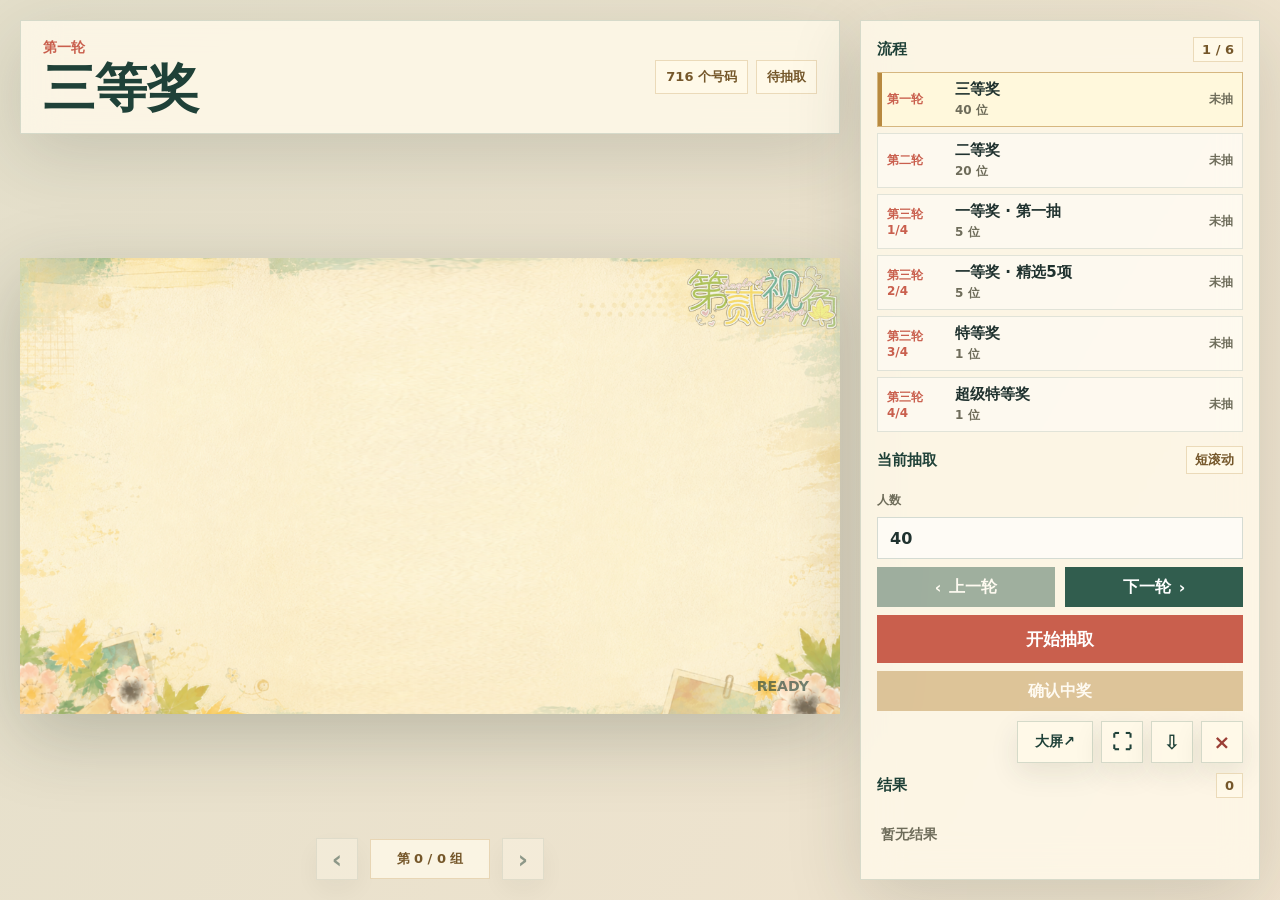
<file: index.html>
<!doctype html>
<html lang="zh-CN">
  <head>
    <meta charset="UTF-8" />
    <meta name="viewport" content="width=device-width, initial-scale=1.0" />
    <title>笃实抽奖控制台</title>
    <link rel="stylesheet" href="./styles.css" />
    <script defer src="./app.js"></script>
  </head>
  <body data-mode="control">
    <div class="app-shell">
      <main class="stage-area">
        <header class="topbar">
          <div>
            <p class="eyebrow" id="roundEyebrow">第一轮</p>
            <h1 id="stageTitle">三等奖</h1>
          </div>
          <div class="stage-meta">
            <span id="poolCount">716 个号码</span>
            <span id="drawSummary">待抽取</span>
          </div>
        </header>

        <section class="stage-frame" aria-label="抽奖舞台">
          <div class="lottery-stage" id="lotteryStage">
            <img class="stage-bg" src="./抽奖素材-1/底图.png" alt="" />
            <div class="ambient-wash"></div>
            <div class="asset-layer" id="assetLayer" aria-live="polite"></div>
            <div class="stage-state" id="stageState">READY</div>
          </div>
        </section>

        <nav class="stage-controls" aria-label="展示分组">
          <button class="icon-button" id="prevGroup" type="button" title="上一组" aria-label="上一组">
            ‹
          </button>
          <div class="group-readout" id="groupReadout">第 0 / 0 组</div>
          <button class="icon-button" id="nextGroup" type="button" title="下一组" aria-label="下一组">
            ›
          </button>
        </nav>
      </main>

      <aside class="control-panel" aria-label="抽奖控制">
        <section class="panel-section">
          <div class="section-heading">
            <span>流程</span>
            <span id="stepProgress">1 / 6</span>
          </div>
          <div class="step-list" id="stepList"></div>
        </section>

        <section class="panel-section operator-panel">
          <div class="section-heading">
            <span>当前抽取</span>
            <span id="currentMode">普通</span>
          </div>

          <label class="field-label" for="drawCount">人数</label>
          <input id="drawCount" class="number-input" type="number" min="1" max="716" />

          <div class="action-grid">
            <button class="soft-button" id="prevStep" type="button" title="上一轮">
              <span aria-hidden="true">‹</span>
              上一轮
            </button>
            <button class="soft-button" id="nextStep" type="button" title="下一轮">
              下一轮
              <span aria-hidden="true">›</span>
            </button>
          </div>

          <button class="primary-button" id="drawButton" type="button">开始抽取</button>
          <button class="confirm-button" id="confirmButton" type="button" disabled>确认中奖</button>

          <div class="utility-row">
            <button class="utility-button screen-launch" id="screenButton" type="button" title="打开大屏">
              大屏↗
            </button>
            <button class="utility-button" id="fullscreenButton" type="button" title="全屏">
              ⛶
            </button>
            <button class="utility-button" id="exportButton" type="button" title="导出">
              ⇩
            </button>
            <button class="utility-button danger" id="resetButton" type="button" title="清空">
              ×
            </button>
          </div>
        </section>

        <section class="panel-section results-panel">
          <div class="section-heading">
            <span>结果</span>
            <span id="resultCount">0</span>
          </div>
          <div class="result-list" id="resultList"></div>
        </section>
      </aside>
    </div>
  </body>
</html>
</file>
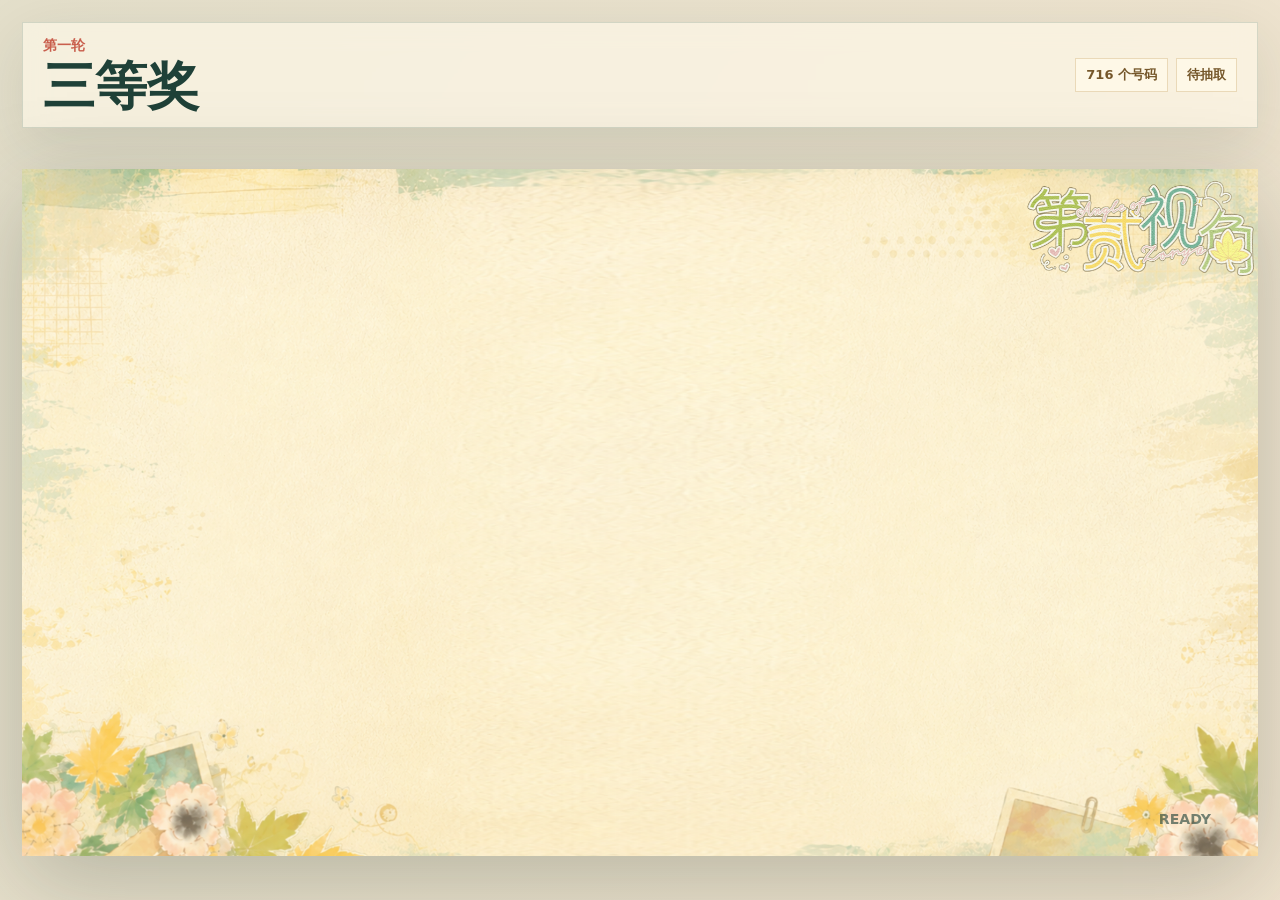
<file: screen.html>
<!doctype html>
<html lang="zh-CN">
  <head>
    <meta charset="UTF-8" />
    <meta name="viewport" content="width=device-width, initial-scale=1.0" />
    <title>笃实抽奖大屏</title>
    <link rel="stylesheet" href="./styles.css" />
    <script defer src="./app.js"></script>
  </head>
  <body data-mode="screen">
    <main class="screen-shell" aria-label="观众大屏">
      <div class="screen-meta">
        <div>
          <p class="eyebrow" id="roundEyebrow">第一轮</p>
          <h1 id="stageTitle">三等奖</h1>
        </div>
        <div class="stage-meta">
          <span id="poolCount">716 个号码</span>
          <span id="drawSummary">待抽取</span>
        </div>
      </div>

      <section class="stage-frame screen-frame" aria-label="抽奖舞台">
        <div class="lottery-stage audience-stage" id="lotteryStage">
          <img class="stage-bg" src="./抽奖素材-1/底图.png" alt="" />
          <div class="ambient-wash"></div>
          <div class="asset-layer" id="assetLayer" aria-live="polite"></div>
          <div class="stage-state" id="stageState">READY</div>
        </div>
      </section>
    </main>
  </body>
</html>
</file>
<file: styles.css>
:root {
  color-scheme: light;
  --ink: #20322f;
  --muted: #6e6c5a;
  --paper: #fbf4dd;
  --paper-strong: #fff9e9;
  --leaf: #315d4e;
  --leaf-deep: #1f4138;
  --gold: #b8893f;
  --coral: #c95f4d;
  --line: rgba(49, 93, 78, 0.18);
  --shadow: 0 20px 70px rgba(36, 52, 42, 0.16);
  --stage-ratio: 2304 / 1280;
  font-family:
    "PingFang SC", "Microsoft YaHei", "Hiragino Sans GB", system-ui, sans-serif;
}

* {
  box-sizing: border-box;
}

body {
  min-width: 320px;
  min-height: 100vh;
  margin: 0;
  color: var(--ink);
  background:
    linear-gradient(120deg, rgba(49, 93, 78, 0.08), rgba(201, 95, 77, 0.04)),
    #f3ead5;
}

button,
input {
  font: inherit;
}

button {
  border: 0;
  cursor: pointer;
}

button:disabled {
  cursor: not-allowed;
  opacity: 0.46;
}

.app-shell {
  display: grid;
  grid-template-columns: minmax(0, 1fr) minmax(330px, 400px);
  gap: 20px;
  height: 100vh;
  min-height: 100vh;
  overflow: hidden;
  padding: 20px;
}

.stage-area {
  display: grid;
  grid-template-rows: auto minmax(0, 1fr) auto;
  gap: 16px;
  min-width: 0;
}

.topbar,
.control-panel {
  border: 1px solid var(--line);
  background: rgba(255, 249, 233, 0.82);
  box-shadow: var(--shadow);
  backdrop-filter: blur(18px);
}

.topbar {
  display: flex;
  align-items: center;
  justify-content: space-between;
  gap: 20px;
  min-height: 88px;
  padding: 18px 22px;
}

.eyebrow {
  margin: 0 0 4px;
  color: var(--coral);
  font-size: 14px;
  font-weight: 800;
}

h1 {
  margin: 0;
  color: var(--leaf-deep);
  font-size: clamp(28px, 4.1vw, 56px);
  line-height: 1.02;
  letter-spacing: 0;
}

.stage-meta {
  display: flex;
  flex-wrap: wrap;
  justify-content: flex-end;
  gap: 8px;
}

.stage-meta span,
.group-readout,
.section-heading span:last-child {
  border: 1px solid rgba(184, 137, 63, 0.28);
  background: rgba(255, 250, 233, 0.78);
  color: #75572a;
  font-size: 13px;
  font-weight: 800;
}

.stage-meta span {
  padding: 7px 10px;
}

.stage-frame {
  display: grid;
  align-items: center;
  min-height: 0;
}

.lottery-stage {
  position: relative;
  width: min(100%, calc((100vh - 240px) * 1.8));
  aspect-ratio: var(--stage-ratio);
  margin: 0 auto;
  overflow: hidden;
  background: var(--paper);
  box-shadow: 0 22px 70px rgba(34, 52, 38, 0.24);
  isolation: isolate;
}

.lottery-stage.is-rolling {
  animation: stagePulse 0.7s ease-in-out infinite alternate;
}

.stage-bg {
  position: absolute;
  inset: 0;
  width: 100%;
  height: 100%;
  object-fit: contain;
  user-select: none;
  pointer-events: none;
}

.stage-bg {
  z-index: 0;
}

.ambient-wash {
  position: absolute;
  inset: 0;
  z-index: 1;
  background:
    radial-gradient(circle at 48% 47%, rgba(255, 255, 255, 0.18), transparent 36%),
    linear-gradient(90deg, rgba(255, 255, 255, 0.12), transparent 36%, rgba(255, 255, 255, 0.12));
  mix-blend-mode: soft-light;
  pointer-events: none;
}

.asset-layer {
  position: absolute;
  inset: 0;
  z-index: 2;
  perspective: 2100px;
}

.prize-intro {
  position: absolute;
  inset: 0;
  width: 100%;
  height: 100%;
  object-fit: cover;
  object-position: center;
  user-select: none;
  pointer-events: none;
}

.calendar-card {
  position: absolute;
  overflow: hidden;
  border-radius: 9%;
  background: #6b6039;
  box-shadow:
    inset 0 1px 0 rgba(255, 255, 230, 0.12),
    inset 0 -1px 0 rgba(16, 13, 7, 0.28),
    0 0.7% 1.8% rgba(22, 20, 12, 0.2);
  transform-style: preserve-3d;
}

.calendar-card.flip-active {
  overflow: visible;
  z-index: 5;
}

.calendar-card::after {
  content: "";
  position: absolute;
  left: 0;
  top: 49.4%;
  z-index: 8;
  width: 100%;
  height: 1.4%;
  background: rgba(255, 245, 185, 0.34);
  box-shadow:
    0 -1px 0 rgba(17, 13, 5, 0.42),
    0 1px 0 rgba(255, 255, 220, 0.22);
  pointer-events: none;
}

.digit-slice,
.digit-flip-panel {
  position: absolute;
  overflow: hidden;
  backface-visibility: hidden;
}

.digit-slice {
  inset: 0;
}

.digit-slice.top {
  clip-path: inset(0 0 50% 0);
  filter: brightness(1.04);
}

.digit-slice.bottom {
  clip-path: inset(50% 0 0 0);
  filter: brightness(0.93);
}

.digit-source {
  position: absolute;
  user-select: none;
  pointer-events: none;
}

.digit-flip-panel {
  left: 0;
  top: 50%;
  z-index: 6;
  width: 100%;
  height: 50%;
  border-radius: 0 0 9% 9%;
  box-shadow:
    0 -2px 0 rgba(22, 18, 8, 0.24),
    0 14px 18px rgba(22, 18, 8, 0.34);
  transform-origin: 50% 0%;
  transform-style: preserve-3d;
}

.digit-flip-face {
  position: absolute;
  inset: 0;
  overflow: hidden;
  background: #6b6039;
  backface-visibility: hidden;
}

.digit-flip-face.front {
  filter: brightness(0.9);
}

.digit-flip-face.back {
  border-radius: 9% 9% 0 0;
  filter: brightness(1.18);
  transform: rotateX(180deg);
}

.calendar-card.flip-active .digit-flip-panel {
  animation: lowerTileFlip 0.98s cubic-bezier(0.18, 0.76, 0.28, 1) both;
}

.calendar-card.flip-active .digit-slice.top {
  animation: topTileShade 0.98s cubic-bezier(0.18, 0.76, 0.28, 1) both;
}

.calendar-card.flip-active .digit-slice.bottom {
  animation: bottomTileReveal 0.98s cubic-bezier(0.18, 0.76, 0.28, 1) both;
}

.stage-state {
  position: absolute;
  right: 3.8%;
  bottom: 4.2%;
  z-index: 3;
  color: rgba(31, 65, 56, 0.62);
  font-size: clamp(13px, 1.1vw, 18px);
  font-weight: 900;
}

.stage-controls {
  display: flex;
  align-items: center;
  justify-content: center;
  gap: 12px;
}

.icon-button,
.utility-button {
  display: grid;
  place-items: center;
  width: 42px;
  height: 42px;
  border: 1px solid rgba(49, 93, 78, 0.2);
  background: rgba(255, 249, 233, 0.88);
  color: var(--leaf-deep);
  font-size: 25px;
  font-weight: 900;
  box-shadow: 0 10px 28px rgba(36, 52, 42, 0.1);
}

.group-readout {
  min-width: 120px;
  padding: 10px 14px;
  text-align: center;
}

.control-panel {
  display: grid;
  grid-template-rows: auto auto minmax(0, 1fr);
  gap: 10px;
  min-height: 0;
  overflow: auto;
  padding: 16px;
}

.panel-section {
  min-width: 0;
}

.section-heading {
  display: flex;
  align-items: center;
  justify-content: space-between;
  gap: 10px;
  margin-bottom: 10px;
  color: var(--leaf-deep);
  font-size: 15px;
  font-weight: 900;
}

.section-heading span:last-child {
  padding: 4px 8px;
}

.step-list {
  display: grid;
  gap: 6px;
}

.step-button {
  display: grid;
  grid-template-columns: 58px minmax(0, 1fr) auto;
  align-items: center;
  gap: 10px;
  width: 100%;
  min-height: 46px;
  padding: 7px 9px;
  border: 1px solid rgba(49, 93, 78, 0.14);
  background: rgba(255, 255, 255, 0.42);
  color: var(--ink);
  text-align: left;
}

.step-button.is-active {
  border-color: rgba(184, 137, 63, 0.58);
  background: #fff8dc;
  box-shadow: inset 4px 0 0 var(--gold);
}

.step-button.is-done {
  color: var(--leaf);
}

.step-index {
  color: var(--coral);
  font-size: 12px;
  font-weight: 900;
}

.step-name {
  display: block;
  overflow: hidden;
  font-size: 15px;
  font-weight: 900;
  text-overflow: ellipsis;
  white-space: nowrap;
}

.step-count {
  color: var(--muted);
  font-size: 12px;
  font-weight: 800;
}

.operator-panel {
  display: grid;
  gap: 8px;
  padding-top: 4px;
}

.field-label {
  color: var(--muted);
  font-size: 12px;
  font-weight: 900;
}

.number-input {
  width: 100%;
  height: 42px;
  border: 1px solid rgba(49, 93, 78, 0.2);
  background: rgba(255, 255, 255, 0.62);
  color: var(--ink);
  padding: 0 12px;
  font-size: 16px;
  font-weight: 900;
  outline: 0;
}

.number-input:focus {
  border-color: var(--gold);
  box-shadow: 0 0 0 3px rgba(184, 137, 63, 0.16);
}

.action-grid {
  display: grid;
  grid-template-columns: 1fr 1fr;
  gap: 10px;
}

.soft-button,
.primary-button,
.confirm-button {
  min-height: 40px;
  color: #fff;
  font-weight: 900;
}

.soft-button {
  display: inline-flex;
  align-items: center;
  justify-content: center;
  gap: 8px;
  background: var(--leaf);
}

.primary-button {
  min-height: 48px;
  background: var(--coral);
  font-size: 17px;
}

.confirm-button {
  background: var(--gold);
}

.utility-row {
  display: grid;
  grid-template-columns: 76px repeat(3, 42px);
  justify-content: end;
  gap: 8px;
  padding-top: 2px;
}

.utility-button {
  font-size: 20px;
}

.utility-button.screen-launch {
  width: 76px;
  font-size: 14px;
}

.utility-button.danger {
  color: #9b3f35;
}

.results-panel {
  display: grid;
  grid-template-rows: auto minmax(0, 1fr);
  min-height: 0;
}

.result-list {
  display: grid;
  align-content: start;
  gap: 8px;
  min-height: 0;
  overflow: auto;
  padding-right: 2px;
}

.result-empty {
  padding: 18px 4px;
  color: var(--muted);
  font-size: 14px;
  font-weight: 700;
}

.result-item {
  display: grid;
  gap: 6px;
  padding: 10px;
  border: 1px solid rgba(49, 93, 78, 0.13);
  background: rgba(255, 255, 255, 0.4);
}

.result-title {
  display: flex;
  align-items: center;
  justify-content: space-between;
  gap: 8px;
  color: var(--leaf-deep);
  font-size: 13px;
  font-weight: 900;
}

.result-numbers {
  display: flex;
  flex-wrap: wrap;
  gap: 6px;
}

.number-pill {
  padding: 5px 7px;
  background: rgba(49, 93, 78, 0.08);
  color: #26493f;
  font-size: 12px;
  font-weight: 900;
}

@keyframes lowerTileFlip {
  0% {
    opacity: 1;
    filter: brightness(1);
    transform: rotateX(0deg);
  }

  42% {
    opacity: 1;
    filter: brightness(0.48);
    transform: rotateX(-88deg);
    box-shadow:
      0 -1px 0 rgba(22, 18, 8, 0.22),
      0 30px 30px rgba(22, 18, 8, 0.38);
  }

  62% {
    opacity: 1;
    filter: brightness(1.1);
    transform: rotateX(-132deg);
  }

  100% {
    opacity: 1;
    filter: brightness(1);
    transform: rotateX(-180deg);
    box-shadow:
      0 -2px 0 rgba(22, 18, 8, 0.2),
      0 8px 16px rgba(22, 18, 8, 0.22);
  }
}

@keyframes topTileShade {
  0% {
    filter: brightness(1.04);
  }

  42% {
    filter: brightness(0.72);
  }

  100% {
    filter: brightness(1.04);
  }
}

@keyframes bottomTileReveal {
  0%,
  58% {
    filter: brightness(0.68);
  }

  100% {
    filter: brightness(0.96);
  }
}

@keyframes stagePulse {
  from {
    filter: saturate(1);
  }

  to {
    filter: saturate(1.08) brightness(1.02);
  }
}

.screen-shell {
  display: grid;
  grid-template-rows: auto minmax(0, 1fr);
  gap: 20px;
  height: 100vh;
  overflow: hidden;
  padding: 22px;
}

.screen-meta {
  display: flex;
  align-items: center;
  justify-content: space-between;
  gap: 20px;
  min-height: 92px;
  padding: 14px 20px;
  border: 1px solid var(--line);
  background: rgba(255, 249, 233, 0.64);
  box-shadow: 0 18px 60px rgba(36, 52, 42, 0.12);
  backdrop-filter: blur(12px);
}

.screen-frame {
  align-items: center;
}

.audience-stage {
  width: min(100%, calc((100vh - 154px) * 1.8));
  box-shadow: 0 26px 90px rgba(34, 52, 38, 0.26);
}

@media (max-width: 980px) {
  body {
    overflow: auto;
  }

  .app-shell {
    grid-template-columns: 1fr;
    height: auto;
    overflow: visible;
    padding: 12px;
  }

  .control-panel {
    grid-template-rows: auto auto auto;
  }

  .screen-shell {
    height: auto;
    min-height: 100vh;
    overflow: visible;
    padding: 12px;
  }

  .screen-meta {
    align-items: flex-start;
    flex-direction: column;
    min-height: auto;
  }

  .audience-stage {
    width: 100%;
  }

  .result-list {
    max-height: 280px;
  }
}

@media (max-width: 640px) {
  .topbar {
    align-items: flex-start;
    flex-direction: column;
    min-height: auto;
  }

  .stage-meta {
    justify-content: flex-start;
  }

  .step-button {
    grid-template-columns: 46px minmax(0, 1fr) auto;
  }
}
</file>
